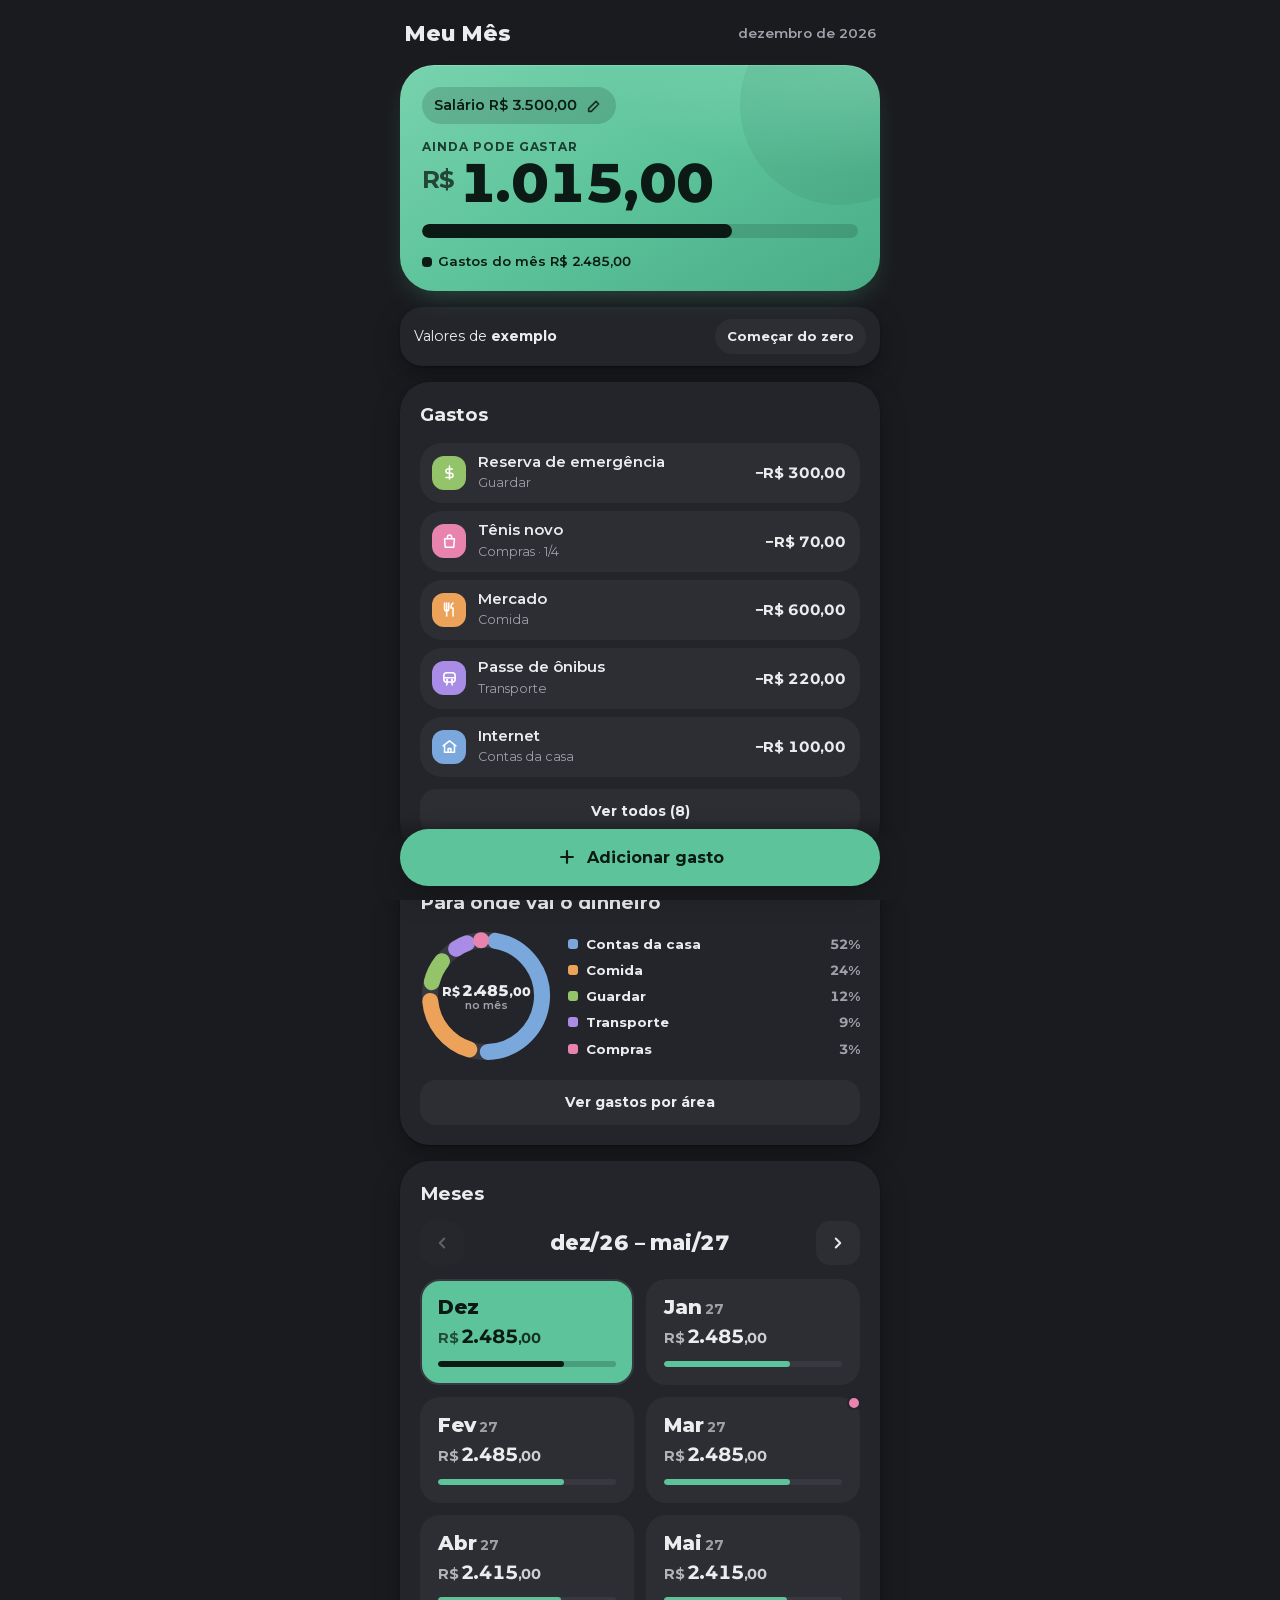
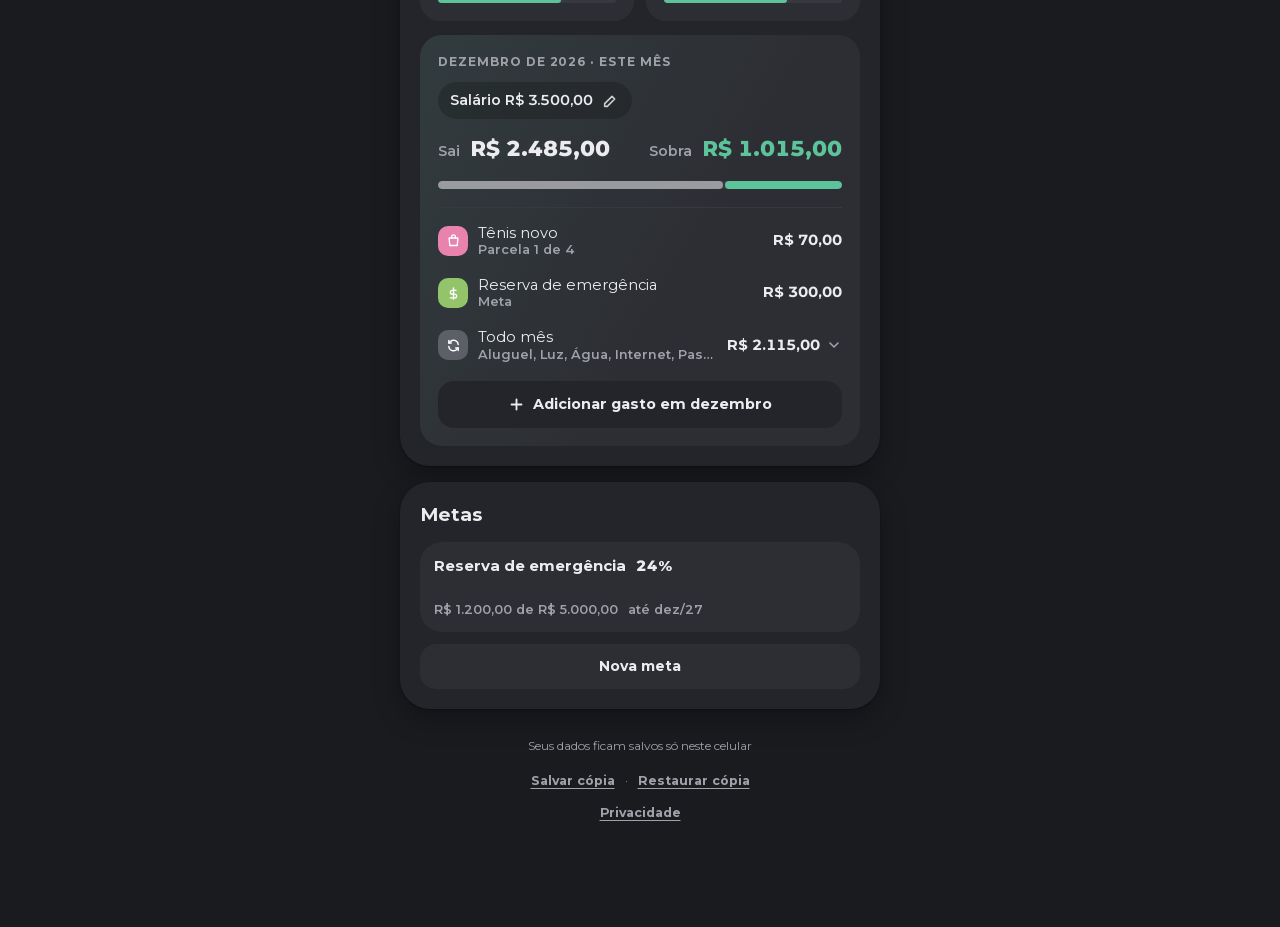
<file: index.html>
<!doctype html>
<html lang="pt-BR">
<head>
<meta charset="utf-8">
<!-- segurança: o app só carrega o que vem do próprio site e não consegue mandar nada pra outro lugar -->
<meta http-equiv="Content-Security-Policy" content="default-src 'self'; script-src 'self'; style-src 'self' 'unsafe-inline'; img-src 'self'; font-src 'self'; connect-src 'self'; manifest-src 'self'; worker-src 'self'; object-src 'none'; base-uri 'none'; form-action 'none'">
<meta name="viewport" content="width=device-width,initial-scale=1,viewport-fit=cover,interactive-widget=resizes-content">
<meta name="theme-color" content="#1a1b1f">
<meta name="color-scheme" content="dark">
<meta name="description" content="Seu salário, seus gastos, pra onde vai o dinheiro, os próximos meses e suas metas.">
<meta name="apple-mobile-web-app-capable" content="yes">
<meta name="mobile-web-app-capable" content="yes">
<meta name="apple-mobile-web-app-status-bar-style" content="black-translucent">
<meta name="apple-mobile-web-app-title" content="Meu Mês">
<link rel="manifest" href="manifest.webmanifest">
<link rel="icon" type="image/png" sizes="192x192" href="icon-192.png">
<link rel="apple-touch-icon" href="apple-touch-icon.png">
<style>:root{padding-top:env(safe-area-inset-top,0px);padding-bottom:env(safe-area-inset-bottom,0px)}body{margin:0;font:14px system-ui,sans-serif}img{max-width:100%}[hidden]{display:none!important}</style>
<title>Meu Mês</title>
<link rel="stylesheet" href="fonts/fontes.css">
<style>
/* Layout: uma coluna de cartões bem arredondados, saldo no topo, ação fixa embaixo do polegar */
:root{
  --bg:#1a1b1f; --surface:#24252a; --surface-2:#2d2e34; --ink:#ececef; --muted:#a0a2aa; --line:#383940;
  --accent:#f1f1f3; --accent-ink:#141518; --accent-soft:#2a2b30;
  --hero:#5cc39b; --hero-hi:#93e2c0; --hero-lo:#3a9a76; --hero-ink:#0b1a14; --hero-neg:#663600; --warn:#e9a24e; --warn-soft:#3a2a16; --bad:#f0a750; --bad-soft:#3a2a16;
  --c-contas:#7aa8dc; --c-comida:#eda25a; --c-transporte:#a98ce6; --c-pessoal:#cfa58a; --c-compras:#e783ad; --c-lazer:#5cc6c0; --c-reserva:#94c46a; --c-investir:#dcbd6a;
  --c-saude:#66d0a0; --c-educacao:#97a3f2; --c-dividas:#a3afc2; --c-projetos:#cf93e3; --c-assinaturas:#5ec4e4; --c-outros:#5d5f67;
  --shadow:0 1px 2px rgba(0,0,0,.3),0 10px 28px rgba(0,0,0,.28);
  --display:"Montserrat",system-ui,-apple-system,"Segoe UI",sans-serif;
  --body:"Montserrat",system-ui,-apple-system,"Segoe UI",sans-serif;
  --r-xl:30px; --r-lg:22px; --r-md:16px; --r-pill:999px;
  --s:cubic-bezier(.4,0,.2,1);
  color-scheme:dark;
}

*{box-sizing:border-box}
body{background:var(--bg);color:var(--ink);font-family:var(--body);font-size:15px;line-height:1.45;-webkit-tap-highlight-color:transparent;
  padding-left:max(16px,env(safe-area-inset-left,0px));padding-right:max(16px,env(safe-area-inset-right,0px))}
.wrap{max-width:480px;margin:0 auto;padding-block:18px calc(var(--dock,96px) + 16px);display:flex;flex-direction:column;gap:16px}
/* a página fica por baixo das janelas: o que muda numa janela não faz o celular percorrer a página inteira de novo */
.wrap{contain:layout style}
html{scroll-padding-bottom:calc(var(--dock,96px) + 8px)}
h1,h2,h3{font-family:var(--display);margin:0;text-wrap:balance}
.num{font-family:var(--display);font-variant-numeric:tabular-nums;letter-spacing:-.01em}
button{font:inherit;color:inherit;border:0;background:none;cursor:pointer}
button:focus-visible,input:focus-visible{outline:3px solid var(--accent);outline-offset:2px}

/* clique que afunda e volta */
.press{transition:transform .25s var(--s),background-color .2s,box-shadow .2s;touch-action:manipulation}
.press.down{transform:scale(.92);transition:transform .09s ease-out}
.press.down.soft{transform:scale(.97)}

.top{display:flex;align-items:center;justify-content:space-between;gap:12px;padding-inline:4px}
.top h1{font-size:1.35rem;font-weight:800}
.top .mes{color:var(--muted);font-size:.85rem;font-weight:600}

.card{background:var(--surface);border-radius:var(--r-xl);box-shadow:var(--shadow);padding:20px}

/* saldo */
.hero{background:radial-gradient(100% 80% at 100% 0%,color-mix(in srgb,var(--hero-hi) 45%,transparent) 0%,transparent 60%),linear-gradient(150deg,color-mix(in srgb,var(--hero-hi) 50%,var(--hero)) 0%,var(--hero) 50%,color-mix(in srgb,var(--hero-lo) 55%,var(--hero)) 100%);box-shadow:inset 0 1px 0 rgba(255,255,255,.16),0 12px 28px -10px color-mix(in srgb,var(--hero) 32%,transparent);color:var(--hero-ink);border-radius:34px;padding:22px 22px 20px;display:flex;flex-direction:column;gap:14px;position:relative;overflow:hidden}
.hero::after{content:"";position:absolute;right:-60px;top:-60px;width:200px;height:200px;border-radius:50%;background:currentColor;opacity:.06;pointer-events:none}
.sal-btn{display:flex;align-items:center;gap:10px;align-self:flex-start;background:rgba(0,0,0,.14);border-radius:var(--r-pill);padding:8px 14px 8px 12px;font-weight:600;font-size:.9rem;color:inherit}
.sal-btn svg{width:16px;height:16px;opacity:.85}
.lbl{font-size:.75rem;font-weight:700;letter-spacing:.08em;text-transform:uppercase;opacity:.8}
.big{font-size:clamp(2.6rem,12vw,3.4rem);font-weight:800;line-height:1}
.big small{font-size:.45em;font-weight:700;opacity:.75;margin-right:4px;vertical-align:.55em}
.bar{display:flex;height:14px;border-radius:var(--r-pill);overflow:hidden;background:color-mix(in srgb,currentColor 16%,transparent);gap:2px}
.bar span{display:block;height:100%;transition:width .5s var(--s);border-radius:var(--r-pill)}
.bar .b-fix,.legend .i-fix{background:currentColor}
.legend{display:flex;flex-wrap:wrap;gap:6px 16px;font-size:.82rem;font-weight:600}
.legend i{display:inline-block;width:10px;height:10px;border-radius:4px;margin-right:6px;vertical-align:-1px}
.hero.neg .big{color:var(--hero-neg)}

.example{display:flex;gap:10px;align-items:center;background:var(--surface);box-shadow:var(--shadow);color:var(--ink);border-radius:var(--r-lg);padding:12px 14px;font-size:.88rem}
.example button{margin-left:auto;flex:none;background:var(--surface-2);border-radius:var(--r-pill);padding:8px 12px;font-weight:700;font-size:.82rem}

/* seções */
.sec-head{display:flex;align-items:center;gap:12px;width:100%;text-align:left}
.sec-head h2{font-size:1.15rem;font-weight:700}
.sec-head p{margin:2px 0 0;color:var(--muted);font-size:.85rem}
.sec-head .grow{flex:1;min-width:0}
.chev{width:38px;height:38px;border-radius:14px;background:var(--surface-2);display:grid;place-items:center;flex:none}
.chev svg{transition:transform .3s var(--s)}
.open .chev svg{transform:rotate(180deg)}
/* o que abre e fecha (gastos de uma área, campos do parcelado): muda de uma vez e o app faz as partes deslizarem (flip() no
   app.js), sem animar a altura, que fazia o celular recalcular a página a cada quadro. .fica: fechando, ainda à vista até o fim */
.collapse{display:grid;grid-template-rows:0fr;position:relative}
.open>.collapse,.collapse.open,.collapse.fica{grid-template-rows:1fr}
.collapse>div{overflow:hidden;min-height:0;visibility:hidden}
.open>.collapse>div,.collapse.open>div,.collapse.fica>div{visibility:visible}
/* cobre, com a cor da janela, a parte de um cartão (ou de uma dobra) que ainda não devia aparecer enquanto as coisas deslizam */
.tampa{position:absolute;left:0;right:0;bottom:0;background:var(--surface);transform-origin:50% 100%;pointer-events:none}

@keyframes rise{to{opacity:1;transform:none}}
.row .dot.investir{background:linear-gradient(140deg,#e2c46f,#8c6a1c)!important;box-shadow:inset 0 1px 0 rgba(255,255,255,.35)}

/* listas */
.list{display:flex;flex-direction:column;gap:8px;margin-top:14px}
.row{display:flex;align-items:center;gap:12px;padding:10px 14px 10px 12px;border-radius:var(--r-lg);background:var(--surface-2);animation:rise .32s var(--s) both}
.row.leaving{animation:leave .25s var(--s) forwards}
@keyframes leave{to{opacity:0;transform:scale(.9);height:0;padding-block:0;margin-block:-4px}}
.row .dot{width:34px;height:34px;border-radius:12px;display:grid;place-items:center;color:#fff;flex:none}
.row .dot svg{width:17px;height:17px}
.row .tx{flex:1;min-width:0}
.row .tx b{display:-webkit-box;-webkit-box-orient:vertical;-webkit-line-clamp:2;font-weight:600;overflow:hidden;line-height:1.25;overflow-wrap:anywhere}
.row .tx span{font-size:.78rem;color:var(--muted)}
.row .val{font-weight:700}
.x{width:34px;height:34px;border-radius:12px;display:grid;place-items:center;color:var(--muted);flex:none}
.x:hover{background:var(--line)}
.empty{color:var(--muted);font-size:.88rem;padding:14px;border:2px dashed var(--line);border-radius:var(--r-lg);text-align:center}
.mini-actions{display:flex;gap:8px;margin-top:12px;flex-wrap:wrap}
.chip-btn{background:var(--surface-2);border-radius:var(--r-pill);padding:10px 14px;font-weight:600;font-size:.86rem;display:inline-flex;gap:6px;align-items:center}
.chip-btn svg{width:16px;height:16px}
.chip-btn.primary{background:var(--accent-soft);color:var(--ink)}

/* barra inferior */
.dock{position:fixed;left:0;right:0;bottom:0;padding:10px max(16px,env(safe-area-inset-right,0px)) calc(14px + env(safe-area-inset-bottom,0px)) max(16px,env(safe-area-inset-left,0px));
  background:linear-gradient(to top,var(--bg) 72%,transparent);z-index:5}
.dock .in{max-width:480px;margin:0 auto;display:flex;gap:10px}
.fab{flex:1;background:var(--hero);color:var(--hero-ink);border-radius:var(--r-pill);padding:17px 20px;font-weight:700;font-size:1rem;display:flex;align-items:center;justify-content:center;gap:10px;box-shadow:0 10px 30px rgba(0,0,0,.22)}
.fab svg{width:20px;height:20px}
.fab.ghost{flex:none;width:58px;padding:0;background:var(--surface);color:var(--ink);box-shadow:var(--shadow)}

/* bottom sheet */
.scrim{position:fixed;inset:0;background:rgba(0,0,0,.45);opacity:0;pointer-events:none;transition:opacity .3s var(--s);z-index:20}
.scrim.on{opacity:1;pointer-events:auto}
/* com o teclado do celular aberto, a janela fica em cima dele. O app põe a borda de baixo dela (contada do alto da tela, que não
   muda quando o Android encolhe a página) e o tamanho uma vez, ao abrir; depois ela só desliza (translate) no ritmo do teclado
   (--tec), o que o celular faz sem recalcular a tela. --sobra é o quanto ela fica acima do fim da tela, pra fechada sair
   inteira por baixo; --tt zera o deslize quando a página só rolou por baixo do teclado. As duas valem só pra própria janela */
@property --sobra{syntax:'<length>';inherits:false;initial-value:0px}
@property --tt{syntax:'<time>';inherits:false;initial-value:.36s}
:root{--tec:cubic-bezier(.25,.9,.3,1)}
.sheet{position:fixed;left:0;right:0;bottom:0;z-index:21;transform:translateY(calc(105% + var(--sobra,0px)));visibility:hidden;transition:transform .42s var(--s),visibility 0s .42s;
  padding-left:env(safe-area-inset-left,0px);padding-right:env(safe-area-inset-right,0px)}
.sheet.on{transform:none;visibility:visible;will-change:transform;transition:transform .42s var(--s),translate var(--tt,.36s) var(--tec)}
/* raro: o lugar guardado pro teclado mudou com a janela aberta (o teclado era maior, ou não apareceu): aí ela muda de tamanho devagar */
.sheet.on.ajusta{transition:transform .42s var(--s),translate var(--tt,.36s) var(--tec),bottom .36s var(--tec)}
/* o fundo da janela continua por baixo dela, atrás do teclado: enquanto o teclado sobe ou desce, nunca aparece um vão entre os dois */
.sheet::after{content:"";position:absolute;top:calc(100% - 1px);left:env(safe-area-inset-left,0px);right:env(safe-area-inset-right,0px);max-width:520px;margin:0 auto;height:100vh;background:var(--surface);pointer-events:none}
.sheet .in{max-width:520px;margin:0 auto;background:var(--surface);border-radius:32px 32px 0 0;padding:10px 20px calc(22px + env(safe-area-inset-bottom,0px));display:flex;flex-direction:column;gap:16px;max-height:88vh;overflow:auto}
.grab{width:44px;height:5px;border-radius:9px;background:var(--line);margin:4px auto 0}
.sheet h3{font-size:1.3rem}
.seg{display:flex;background:var(--surface-2);border-radius:var(--r-pill);padding:4px;position:relative}
.seg button{flex:1;padding:11px 8px;border-radius:var(--r-pill);font-weight:700;font-size:.88rem;position:relative;z-index:1;color:var(--muted);transition:color .2s var(--s)}
.seg button[aria-pressed="true"]{color:var(--ink)}
.seg .pill{position:absolute;top:4px;bottom:4px;left:4px;width:calc(50% - 4px);background:var(--surface);border-radius:var(--r-pill);box-shadow:var(--shadow);transition:transform .3s var(--s)}
.seg.right .pill{transform:translateX(100%)}
.seg.three .pill{width:calc((100% - 8px)/3)}
.seg.three button{padding-inline:4px;font-size:.84rem}
.field{display:flex;flex-direction:column;gap:6px}
.field label{font-size:.8rem;font-weight:700;color:var(--muted)}
.field input{font:inherit;color:var(--ink);background:var(--surface-2);border:2px solid transparent;border-radius:var(--r-md);padding:14px 16px;font-size:1rem;width:100%;transition:border-color .2s}
.field input:focus{border-color:var(--accent);outline:none}
.money{position:relative}
.money span{position:absolute;left:16px;top:50%;transform:translateY(-50%);font-weight:700;color:var(--muted);font-family:var(--display);font-size:1.3rem}
.money input{padding-left:52px;font-family:var(--display);font-size:1.6rem;font-weight:700}
.chips{display:flex;flex-wrap:wrap;gap:8px}
.chips button{display:inline-flex;align-items:center;gap:7px;padding:9px 13px 9px 9px;border-radius:var(--r-pill);background:var(--surface-2);font-weight:600;font-size:.86rem;border:2px solid transparent}
.chips button i{width:22px;height:22px;border-radius:8px;display:grid;place-items:center;color:#fff}
.chips button i svg{width:13px;height:13px}
/* a área escolhida fica na cor dela; o foco do teclado é tracejado, pra não parecer escolhida */
.chips button[aria-pressed="true"]{border-color:var(--cc,var(--ink));background:color-mix(in srgb,var(--cc,var(--ink)) 24%,var(--surface-2));font-weight:700}
.chips button:focus-visible{outline:2px dashed var(--muted);outline-offset:3px}
.chips button.realce{animation:realce .45s var(--s)}
@keyframes realce{40%{transform:scale(1.08)}}
#gAreaLbl.pick{color:var(--warn)}
.go{background:var(--hero);color:var(--hero-ink);border-radius:var(--r-pill);padding:17px;font-weight:700;font-size:1rem}
.go:disabled{opacity:.45}

.toast{position:fixed;left:50%;bottom:calc(96px + env(safe-area-inset-bottom,0px));transform:translate(-50%,20px);opacity:0;background:var(--ink);color:var(--bg);padding:11px 18px;border-radius:var(--r-pill);font-weight:600;font-size:.88rem;transition:transform .3s var(--s),opacity .3s var(--s);z-index:30;pointer-events:none;white-space:nowrap}
.toast.on{opacity:1;transform:translate(-50%,0)}
.save{font-size:.75rem;color:var(--muted);text-align:center}
.save.erro{color:var(--bad);font-weight:700}


/* planejar */
[hidden]{display:none!important}
.plan-body{display:flex;flex-direction:column;gap:14px;margin-top:14px}
.row2{display:grid;grid-template-columns:1fr 1fr;gap:10px}
.row2>*{min-width:0}
.field select{font:inherit;color:var(--ink);background:var(--surface-2);border:2px solid transparent;border-radius:var(--r-md);padding:14px 16px;font-size:1rem;width:100%;-webkit-appearance:none;appearance:none}
.field select:focus{border-color:var(--accent);outline:none}
.field input[type="month"]{min-height:54px}
.field .opt{font-weight:500;opacity:.75}
.pctf{position:relative}
.pctf input{padding-right:64px}
.pctf span{position:absolute;right:14px;top:50%;transform:translateY(-50%);font-size:.8rem;font-weight:700;color:var(--muted);pointer-events:none}
.stepper{display:flex;align-items:center;gap:6px;background:var(--surface-2);border-radius:var(--r-md);padding:5px}
.stepper button{width:44px;height:44px;border-radius:13px;background:var(--surface);display:grid;place-items:center;flex:none;box-shadow:var(--shadow)}
.stepper button svg{width:18px;height:18px}
.stepper output{flex:1;text-align:center;font-family:var(--display);font-weight:800;font-size:1.35rem;font-variant-numeric:tabular-nums}
.res{border-radius:var(--r-lg);padding:16px;background:linear-gradient(120deg,color-mix(in srgb,var(--hero) 9%,var(--surface-2)),var(--surface-2) 60%);display:flex;flex-direction:column;gap:6px;min-width:0}
.res .lbl{color:var(--muted);opacity:1}
.big2{font-family:var(--display);font-size:clamp(1.8rem,8.5vw,2.3rem);font-weight:800;line-height:1.05}
.res p{margin:0;color:var(--muted);font-size:.86rem}
.res p b{color:var(--ink)}
/* meta: o mês no meio e, embaixo, um andar pra cada coisa, separados por uma linha; o último é quanto sobra */
#tRes>.lbl,#tRes>.big2{text-align:center}
.andares{margin-top:8px}
.andares>div{display:flex;justify-content:space-between;align-items:baseline;gap:12px;padding:11px 2px;border-top:1px solid var(--line)}
.andares span{font-size:.9rem;font-weight:600;color:var(--muted)}
.andares b{font-size:1.15rem;font-weight:800;white-space:nowrap}
.andares .fim b{color:var(--hero)}
.andares .neg b{color:var(--bad)}
.chart{display:flex;align-items:flex-end;gap:3px;height:96px;margin-top:8px}
.chart span{flex:1;min-width:2px;border-radius:6px 6px 3px 3px;transition:height .45s var(--s)}
.chart-x{display:flex;justify-content:space-between;font-size:.72rem;color:var(--muted);font-weight:600}
.leg2{display:flex;gap:14px;font-size:.78rem;color:var(--muted);font-weight:600;flex-wrap:wrap}
.leg2 i{display:inline-block;width:10px;height:10px;border-radius:4px;margin-right:6px;vertical-align:-1px}

.row.off{opacity:.55}
.mes-btn{display:flex;align-items:center;gap:10px;width:100%;background:var(--surface-2);border-radius:var(--r-md);padding:15px 16px;font-weight:600;font-size:1rem;text-align:left;border:2px solid transparent}
/* o mês quebra linha em tela estreita em vez de sumir cortado */
.mes-btn span{flex:1;min-width:0;overflow-wrap:break-word}
.mes-btn span::first-letter{text-transform:uppercase}
.mes-btn svg{width:19px;height:19px;color:var(--muted);flex:none}
.ano-nav{display:flex;align-items:center;justify-content:space-between;gap:10px}
.ano-nav b{font-family:var(--display);font-size:clamp(1.05rem,5vw,1.3rem);font-weight:800;white-space:nowrap}
.nav{width:44px;height:44px;border-radius:14px;background:var(--surface-2);display:grid;place-items:center;flex:none}
.nav svg{width:18px;height:18px}
.nav:disabled{opacity:.3}
/* tela bem estreita: botões e texto menores pra o período caber entre as setas */
@media (max-width:320px){.ano-nav{gap:6px}.ano-nav .nav{width:36px;height:36px;border-radius:12px}.ano-nav b{font-size:.92rem}}
.meses{display:grid;grid-template-columns:repeat(3,1fr);gap:8px}
.meses button{border-radius:var(--r-md);background:var(--surface-2);padding:15px 0;font-weight:700;font-size:.95rem;text-transform:capitalize;border:2px solid transparent}
.meses button.hoje{border-color:var(--line)}
.meses button.sel{background:var(--hero);color:var(--hero-ink)}
.meses button:disabled{opacity:.3}
.res .big2.neg{color:var(--bad)}
/* detalhe do mês: numa linha, quanto sai e quanto sobra; a barra embaixo mostra a proporção.
   Os dois ficam sempre lado a lado: quando não cabem, o app diminui um pouco a letra (só numa tela estreita demais um desce) */
#cDet{gap:12px;padding:18px}
.dres{display:flex;justify-content:space-between;align-items:baseline;gap:1.1em;font-size:.9rem;font-weight:600;color:var(--muted)}
.dres>span{white-space:nowrap}
.dres.quebra{flex-wrap:wrap;row-gap:4px}
.dres b{margin-left:.3em;font-family:var(--display);font-size:1.5em;font-weight:800;color:var(--ink);font-variant-numeric:tabular-nums}
.dres .sb b{color:var(--hero)}
.dres.neg .sb b{color:var(--bad)}
.split-bar{display:flex;gap:2px;height:8px;border-radius:var(--r-pill);overflow:hidden;background:var(--line);margin:4px 0 2px}
.split-bar span{display:block;height:100%;border-radius:var(--r-pill);transition:width .45s var(--s)}
.d-gasto{background:color-mix(in srgb,var(--ink) 55%,transparent)}
.d-sobra{background:var(--hero)}
.d-falta{background:var(--bad)}
/* os gastos do mês: um embaixo do outro, com folga, separados do resumo por uma linha. Cada um é um botão que abre o gasto */
.mini{display:flex;flex-direction:column;gap:18px;margin-top:4px;padding-top:16px;border-top:1px solid var(--line)}
.mini .ln{display:flex;align-items:center;gap:10px;font-size:.92rem;min-width:0;width:calc(100% + 16px);margin:-6px -8px;padding:6px 8px;border-radius:14px;text-align:left}
@media (hover:hover){.mini .ln:hover{background:color-mix(in srgb,var(--ink) 6%,transparent)}}
.mini .ln.off{opacity:.5}
.mini .ln .chv{width:16px;height:16px;margin-left:-4px}
/* os de todo mês, abertos um por um embaixo da linha deles */
.todo-l{display:flex;flex-direction:column;gap:18px;margin:-4px 0 0 15px;padding:4px 0 0 15px;border-left:2px solid var(--line)}
/* gasto novo naquele mês */
.add-mes{display:flex;align-items:center;justify-content:center;gap:8px;width:100%;margin-top:6px;padding:13px;border-radius:var(--r-md);background:var(--surface);font-weight:700;font-size:.9rem;color:var(--ink)}
.add-mes svg{width:17px;height:17px;flex:none}
@media (max-width:340px){.add-mes svg{display:none}}
.mini i{width:30px;height:30px;border-radius:10px;display:grid;place-items:center;color:#fff;flex:none}
.mini i svg{width:15px;height:15px}
.mini .t{flex:1;min-width:0;display:flex;flex-direction:column;line-height:1.25;overflow-wrap:anywhere}
.mini .t>span:first-child{display:-webkit-box;-webkit-box-orient:vertical;-webkit-line-clamp:2;overflow:hidden}
.mini [data-todo] .t>span:first-child{white-space:nowrap}
.mini .t small{font-size:.8rem;color:var(--muted);font-weight:600}
/* nada some cortado: o nome quebra linha; só a lista do "Todo mês" termina em reticências */
.mini .t small.lista{white-space:nowrap;overflow:hidden;text-overflow:ellipsis}
@media (max-width:340px){.mini i{display:none}}
.mini b{font-variant-numeric:tabular-nums;white-space:nowrap}
.sub-h{font-size:1.05rem;font-weight:700;margin-top:6px}
.money.sm input{font-size:1.2rem;padding-left:46px}
.money.sm span{font-size:1rem}

.sheet-top{display:flex;align-items:center;gap:12px;min-width:0}
.sheet-top h3{flex:1;min-width:0}
.back{display:inline-flex;align-items:center;gap:4px;background:var(--surface-2);border-radius:var(--r-pill);padding:9px 14px 9px 9px;font-weight:700;font-size:.88rem;flex:none}
.back svg{width:18px;height:18px}
.sheet .in{box-shadow:0 -12px 40px rgba(0,0,0,.12);transform-origin:50% 0;transition:transform .42s var(--s),filter .42s var(--s)}
.sheet.ajusta .in{transition:transform .42s var(--s),filter .42s var(--s),max-height .36s var(--tec),padding-bottom .36s var(--tec)}
/* janela que ficou atrás de outra: recua e apaga um pouco */
.sheet.atras{pointer-events:none}
.sheet.atras .in{transform:scale(.94) translateY(-10px);filter:brightness(.55)}
/* janelas do gasto: o Voltar e o botão principal ficam sempre à vista; só o meio rola */
.sheet .in.fixo{overflow:hidden;overflow:clip}
.fixo .corpo{flex:1 1 auto;min-height:0;overflow:auto;display:flex;flex-direction:column;gap:16px;margin:-4px -20px;padding:4px 20px}
.fixo .pe{flex:none;display:flex;flex-direction:column;gap:12px;position:relative}
/* o pé é da cor da janela (e continua assim até embaixo): o que desliza no meio passa por baixo dele, nunca por cima */
.fixo .pe{background:var(--surface);box-shadow:0 40px 0 40px var(--surface)}
/* o esmaecido fica por cima, no pé (uma máscara no meio deixava a rolagem pesada no celular) */
.fixo .pe::before{content:"";position:absolute;left:-20px;right:-20px;bottom:100%;height:40px;background:linear-gradient(to bottom,transparent,var(--surface));pointer-events:none;opacity:0;transition:opacity .2s}
.fixo .corpo.mais+.pe::before{opacity:1}
#gVMLbl{font-size:.88rem}
#gVMLbl b{color:var(--ink);font-family:var(--display);font-weight:800}
.parc-opts{display:flex;flex-direction:column;gap:14px}
.parc-res{display:flex;flex-direction:column;gap:10px;border-radius:var(--r-md);padding:16px 18px;background:linear-gradient(120deg,color-mix(in srgb,var(--hero) 9%,var(--surface-2)),var(--surface-2) 60%);font-size:.98rem;color:var(--muted)}
.parc-res[hidden]{display:none}
.parc-res>b{color:var(--ink);font-family:var(--display);font-size:1.4rem;line-height:1.15}
.parc-res .pr-l{display:flex;flex-wrap:wrap;justify-content:space-between;align-items:center;gap:6px 16px}
.parc-res .pr-l b{color:var(--ink);font-weight:700}
.parc-res .pr-m{display:inline-flex;align-items:center;gap:6px;font-weight:700;color:var(--ink);white-space:nowrap}
.parc-res .pr-m svg{width:17px;height:17px;color:var(--muted)}
.parc-res small{font-size:.86rem}
.so-leitor{position:absolute;width:1px;height:1px;overflow:hidden;clip-path:inset(50%);white-space:nowrap}
/* como você paga: mais espaço entre as partes e letra maior, pra ler sem esforço */
#sheetPag .corpo{gap:30px}
#sheetPag .parc-opts{gap:0}
#sheetPag .dobra>div{display:flex;flex-direction:column;gap:30px}
.quieto .pill{transition:none!important}
#gParcA>div>:last-child{margin-bottom:30px}
#gParcB>div{gap:0}
#gParcB>div>:first-child,#gJurosD>div>:first-child{margin-top:30px}
#sheetPag .field{gap:10px}
#sheetPag .field label{font-size:.92rem}
/* o valor em destaque, pra ver bem o número, com mais folga até os botões */
#sheetPag #gVMF{gap:14px}
#sheetPag #gVMLbl{font-size:1.12rem}
#sheetPag #gVMLbl b{font-family:var(--display);font-size:1.15em;color:var(--ink)}
#sheetPag .seg button{padding-block:14px}
#sheetPag .seg:not(.three) button{font-size:.95rem}
.sec-head{padding:0}
.ver-todos{display:block;width:100%;margin-top:12px;padding:12px;border-radius:var(--r-md);background:var(--surface-2);font-weight:700;font-size:.88rem;color:var(--ink)}

/* para onde vai o dinheiro */
.onde{display:grid;grid-template-columns:132px 1fr;gap:16px;align-items:center;margin-top:14px}
.donut{position:relative;width:132px;height:132px}
.donut svg{width:100%;height:100%}
.donut circle{fill:none;stroke-width:16}
.donut .fatia{stroke-linecap:round}
.donut .ponto{stroke:none}
.donut .c{position:absolute;inset:0;display:flex;flex-direction:column;align-items:center;justify-content:center;text-align:center;line-height:1.1}
.donut .c b{font-family:var(--display);font-weight:800;font-size:1rem;font-variant-numeric:tabular-nums;white-space:nowrap;max-width:88px}
.donut .c b small{font-size:.8em}
.donut .c b small:first-child{margin-right:2px}
.donut .c span{font-size:.7rem;color:var(--muted);font-weight:600}
.leg-onde{display:flex;flex-direction:column;gap:10px;min-width:0;margin:0;padding:0;list-style:none}
.leg-onde li{display:flex;align-items:flex-start;gap:8px;min-width:0;line-height:1.2}
.leg-onde i{width:10px;height:10px;border-radius:3px;flex:none;margin-top:3px}
.leg-onde b{flex:1;min-width:0;font-size:.84rem;font-weight:700;display:-webkit-box;-webkit-box-orient:vertical;-webkit-line-clamp:2;overflow:hidden;overflow-wrap:anywhere}
.leg-onde small{font-size:.84rem;color:var(--muted);font-weight:700;font-variant-numeric:tabular-nums;white-space:nowrap}
.onde .empty{grid-column:1/-1}
/* tela estreita: a rosca diminui pra legenda caber inteira e, mais estreita ainda, a legenda vai pra baixo */
@media (max-width:380px){.onde{grid-template-columns:116px 1fr;gap:14px}.donut{width:116px;height:116px}.donut .c b{font-size:.9rem;max-width:76px}}
@media (max-width:340px){.onde{grid-template-columns:1fr;justify-items:center}.leg-onde{width:100%}}
/* embaixo da rosca, o botão que abre os gastos de cada área */
#areasBtn{margin-top:18px}
/* gastos por área: uma linha por área com a barra na cor dela; tocando, abrem embaixo os gastos que entram nela */
.a-sub{display:flex;align-items:baseline;justify-content:space-between;gap:12px;margin:-4px 0 2px;color:var(--muted);font-size:.9rem;font-weight:600}
.a-sub b{color:var(--ink);font-family:var(--display);font-size:1.3rem;font-weight:800;white-space:nowrap}
.areas{display:flex;flex-direction:column;gap:10px}
.area{position:relative;background:var(--surface-2);border-radius:var(--r-lg);padding:12px 14px 12px 12px}
.area-h{display:flex;align-items:center;gap:12px;width:100%;text-align:left}
.area-h i{width:34px;height:34px;border-radius:12px;display:grid;place-items:center;color:#fff;flex:none}
.area-h i svg{width:17px;height:17px}
.area-h .t{flex:1;min-width:0;display:flex;flex-direction:column;line-height:1.3}
.area-h .t b{font-weight:700;display:-webkit-box;-webkit-box-orient:vertical;-webkit-line-clamp:2;overflow:hidden;overflow-wrap:anywhere}
.area-h .t small{font-size:.76rem;color:var(--muted);font-weight:500}
.area-h>.num{font-weight:800;white-space:nowrap}
.chv{width:18px;height:18px;color:var(--muted);flex:none;transition:transform .3s var(--s)}
.area.open .chv,[aria-expanded="true"]>.chv{transform:rotate(180deg)}
.abar{display:block;height:4px;border-radius:var(--r-pill);background:var(--line);overflow:hidden;margin:9px 0 0 46px}
.abar span{display:block;height:100%;border-radius:inherit;transition:width .45s var(--s)}
.aitens{list-style:none;margin:0;padding:14px 0 2px 46px;display:flex;flex-direction:column;gap:12px}
.aitens li{display:flex;justify-content:space-between;align-items:baseline;gap:12px;font-size:.9rem;min-width:0}
.aitens li>b{flex:none}
.aitens .t{display:flex;flex-direction:column;min-width:0;line-height:1.25;overflow-wrap:anywhere}
.aitens .t>span{display:-webkit-box;-webkit-box-orient:vertical;-webkit-line-clamp:2;overflow:hidden}
.aitens small{font-size:.78rem;color:var(--muted);font-weight:600}
.aitens b{white-space:nowrap;font-weight:700}

/* próximos meses: um cartão por mês com quanto sai; um pontinho no canto marca o mês em que acaba parcela ou bate meta */
.cmeses{display:grid;grid-template-columns:repeat(2,1fr);gap:12px}
.cmeses button{position:relative;display:flex;flex-direction:column;align-items:flex-start;gap:5px;min-width:0;padding:15px 16px 16px;border-radius:20px;background:var(--surface-2);border:2px solid transparent;text-align:left}
.cmeses button.hoje{border-color:var(--line)}
.cmeses .cm{font-family:var(--display);font-size:1.25rem;font-weight:800;line-height:1.1;text-transform:capitalize}
.cmeses .cm small{font-size:.7em;font-weight:700;opacity:.6;margin-left:3px}
.cmeses .cv{font-size:clamp(1rem,4.6vw,1.2rem);font-weight:700;white-space:nowrap;max-width:100%}
.cmeses .cv small{font-size:.75em;opacity:.7;margin-right:2px}
.cmeses .cv small.cc{opacity:.85;margin:0}
.cmeses .cv.over{color:var(--bad)}
.cmeses .cmt{display:block;align-self:stretch;height:6px;border-radius:9px;background:var(--line);overflow:hidden;margin-top:5px}
.cmeses .cmt span{display:block;height:100%;border-radius:inherit;background:var(--hero);transition:width .45s var(--s)}
.cmeses .cmt span.over{background:var(--bad)}
.cmeses .cdots{position:absolute;top:-3px;right:-3px;display:flex;gap:2px}
.cmeses .cdots i{width:14px;height:14px;border-radius:50%;background:var(--c-compras);border:2px solid var(--surface)}
.cmeses .cdots i.cmeta{background:var(--c-investir)}
.cmeses button.sel{background:var(--hero);color:var(--hero-ink)}
.cmeses button.sel .cv.over{color:var(--hero-neg)}
.cmeses button.sel .cmt{background:color-mix(in srgb,currentColor 22%,transparent)}
.cmeses button.sel .cmt span{background:currentColor}
.cmeses button.sel .cmt span.over{background:var(--hero-neg)}

/* janela de gasto */
/* o de todo mês aberto em Meses: o que muda é só aquele mês */
.dica{margin:0;color:var(--muted);font-size:.9rem;text-align:center;line-height:1.4}
/* o quanto sobra: maior e com folga do botão */
.depois{margin:4px 0 14px;font-size:1.05rem;color:var(--muted);text-align:center;min-height:1.3em}
.depois:empty{display:none}
.depois b{color:var(--ink);font-size:1.1em}
.depois.neg,.depois.neg b{color:var(--bad)}
.apagar{padding:12px;border-radius:var(--r-pill);font-weight:700;font-size:.92rem;color:var(--bad);margin-top:-6px}
@media (prefers-reduced-motion:reduce){*,*::before,*::after{animation-duration:.01ms!important;transition-duration:.01ms!important}}

.row{cursor:pointer}
.row .val{white-space:nowrap;flex:none}
.chip-btn:disabled{opacity:.45;cursor:default}
.toast{white-space:normal;width:max-content;max-width:calc(100vw - 32px);text-align:center}
.toast.on.acao{pointer-events:auto}
.toast.acao{display:flex;align-items:center;gap:12px;padding:8px 8px 8px 18px}
.toast button{background:color-mix(in srgb,currentColor 16%,transparent);border-radius:var(--r-pill);padding:7px 13px;font-weight:800;color:inherit}
.stepper button{-webkit-user-select:none;user-select:none;-webkit-touch-callout:none}
.hero .add-sal{align-self:flex-start;background:var(--hero-ink);color:var(--hero);border-radius:var(--r-pill);padding:10px 16px;font-weight:700;font-size:.9rem}

.install{display:flex;gap:10px;align-items:center;background:var(--surface);box-shadow:var(--shadow);border-radius:var(--r-lg);padding:12px 14px;font-size:.88rem}
.install.passos{align-items:flex-start}
.install .it{flex:1;min-width:0;line-height:1.4}
.install b{font-weight:700}
.install ol{margin:6px 0 0;padding-left:1.25em;display:grid;gap:5px}
.install .ic{display:inline-grid;place-items:center;width:22px;height:22px;border-radius:7px;background:var(--surface-2);vertical-align:-6px;margin-inline:1px}
.install .ic svg{width:14px;height:14px}
.install .go{padding:10px 16px;font-size:.88rem;flex:none}
.install.passos .x{margin-top:-4px}
.copia #instLinkBox{display:contents}

/* lembrete de guardar, logo abaixo do saldo */
.lembrete{display:grid;grid-template-columns:auto 1fr auto;gap:8px 12px;align-items:center;background:var(--surface);box-shadow:var(--shadow);border-radius:var(--r-lg);padding:12px 6px 12px 12px}
.lembrete .li{width:36px;height:36px;border-radius:12px;display:grid;place-items:center;color:#fff;background:var(--c-reserva);grid-row:span 2;align-self:start}
.lembrete .li svg{width:18px;height:18px}
.lembrete p{margin:0;font-size:.88rem;font-weight:600;line-height:1.35}
.lembrete .x{align-self:start;margin-top:-4px}
.lembrete .sim{grid-column:2/4;justify-self:start;margin-right:6px;background:var(--hero);color:var(--hero-ink);border-radius:var(--r-pill);padding:9px 15px;font-weight:700;font-size:.86rem}
@media (max-width:340px){.lembrete .sim{font-size:.8rem;padding:9px 12px}}
/* o mês virou: o mesmo cartão do lembrete, com o nome do mês em cima da pergunta e dois botões */
.virada .li{background:var(--hero);color:var(--hero-ink)}
.virada p b{display:block;font-family:var(--display);font-size:1.02rem;font-weight:800}
.virada .acoes{grid-column:2;display:flex;flex-wrap:wrap;gap:8px}
.virada .mudar{background:var(--surface-2);border-radius:var(--r-pill);padding:9px 15px;font-weight:700;font-size:.86rem}
/* o salário com o lápis também no mês aberto em Meses */
.res .sal-btn{background:rgba(0,0,0,.2);margin-bottom:2px}

/* metas salvas */
.metas{display:flex;flex-direction:column;gap:8px;margin-top:14px}
.meta{display:flex;flex-direction:column;gap:8px;width:100%;text-align:left;padding:13px 14px;border-radius:var(--r-lg);background:var(--surface-2)}
.meta .mt,.meta .ms{display:flex;justify-content:space-between;align-items:baseline;gap:10px;min-width:0}
.meta .mt b{font-weight:700;display:-webkit-box;-webkit-box-orient:vertical;-webkit-line-clamp:2;overflow:hidden;overflow-wrap:anywhere;min-width:0}
.meta .mt .num{font-weight:800;flex:none}
.meta .mbar{display:block;height:8px;border-radius:var(--r-pill);background:var(--line);overflow:hidden}
.meta .mbar span{display:block;height:100%;border-radius:inherit;transition:width .45s var(--s)}
.meta .ms{font-size:.8rem;color:var(--muted);font-weight:600;flex-wrap:wrap;row-gap:2px}
.meta .ms span:last-child{flex:none}
.meta.feita .mt .num{color:var(--hero)}
.metas .empty{text-align:left}

/* cópia de segurança, discreta no rodapé */
.copia{display:flex;justify-content:center;align-items:center;gap:4px;margin-top:-18px;font-size:.78rem;color:var(--muted)}
.copia button{padding:8px 6px;font-weight:700;color:var(--muted);text-decoration:underline;text-underline-offset:3px}
/* no app instalado a cópia some. O Restaurar fica enquanto o app ainda não tem nada da pessoa (no iPhone ele não vê o que ficou no Safari),
   e os dois voltam se o celular não deixar salvar, que aí a cópia é o jeito de não perder nada */
.instalado .save:not(.erro)+.copia:not(.novo),.instalado .save:not(.erro)+.copia #bkSalvar,.instalado .save:not(.erro)+.copia #bkSalvar+span{display:none}
/* link da privacidade: fica sempre, até no app instalado */
.priv{margin:-18px 0 0;text-align:center;font-size:.78rem}
.priv a,.priv button{display:inline-block;padding:8px 6px;font-weight:700;color:var(--muted);text-decoration:underline;text-underline-offset:3px}
.priv span{color:var(--muted)}
/* apagar o histórico: o texto diz o que some e o botão fica na cor de alerta */
.aviso-txt{margin:0;color:var(--muted);font-size:.95rem;line-height:1.5}
.go.perigo{background:var(--bad);color:var(--accent-ink)}
</style>

</head>
<body>
<div class="wrap">
  <header class="top">
    <h1>Meu Mês</h1>
    <span class="mes" id="mes"></span>
  </header>


  <div class="install" id="inst" hidden>
    <div class="it" id="instTx"></div>
    <button class="go press" type="button" id="instBtn" hidden>Instalar</button>
    <button class="x press" type="button" id="instX" aria-label="Fechar"><svg width="16" height="16" viewBox="0 0 24 24" fill="none" stroke="currentColor" stroke-width="2.6" stroke-linecap="round"><path d="M6 6l12 12M18 6 6 18"/></svg></button>
  </div>
  <section class="hero" id="hero">
    <button class="sal-btn press" id="salBtn" type="button" aria-label="Editar salário">
      <span>Salário <span class="num" id="salTxt"></span></span>
      <svg viewBox="0 0 24 24" fill="none" stroke="currentColor" stroke-width="2.4" stroke-linecap="round" stroke-linejoin="round"><path d="M4 20h4L19 9l-4-4L4 16v4z"/></svg>
    </button>
    <div>
      <div class="lbl" id="livreLbl">Ainda pode gastar</div>
      <div class="big num" id="livre"></div>
    </div>
    <button class="add-sal press" id="addSal" type="button" hidden>Colocar meu salário</button>
    <div class="bar" aria-hidden="true"><span class="b-fix" id="bFix"></span></div>
    <div class="legend"><span><i class="i-fix"></i>Gastos do mês <span class="num" id="lFix"></span></span></div>
  </section>

  <!-- o mês virou: pergunta se o salário continua o mesmo -->
  <div class="lembrete virada" id="virada" hidden>
    <span class="li"><svg viewBox="0 0 24 24" fill="none" stroke="currentColor" stroke-width="2.2" stroke-linecap="round" stroke-linejoin="round"><rect x="3.5" y="5" width="17" height="15.5" rx="4"/><path d="M3.5 10h17M8 3v4M16 3v4"/></svg></span>
    <p id="viradaTx"></p>
    <button class="x press" type="button" id="viradaX" aria-label="Fechar"><svg width="16" height="16" viewBox="0 0 24 24" fill="none" stroke="currentColor" stroke-width="2.6" stroke-linecap="round"><path d="M6 6l12 12M18 6 6 18"/></svg></button>
    <div class="acoes"><button class="sim press" type="button" id="viradaSim">Continua</button><button class="mudar press" type="button" id="viradaMudar">Mudar</button></div>
  </div>

  <!-- o ano virou e o histórico passou do ano passado: avisa antes de tirar os meses mais antigos -->
  <div class="lembrete virada" id="viradaAno" hidden>
    <span class="li"><svg viewBox="0 0 24 24" fill="none" stroke="currentColor" stroke-width="2.2" stroke-linecap="round" stroke-linejoin="round"><path d="M3.5 12a8.5 8.5 0 1 0 2.6-6.1L3.5 8.5"/><path d="M3.5 3.5v5h5"/><path d="M12 7.5V12l3 2"/></svg></span>
    <p id="anoTx"></p>
    <div class="acoes"><button class="sim press" type="button" id="anoOk">Entendi</button><button class="mudar press" type="button" id="anoCopia">Salvar cópia</button></div>
  </div>

  <div class="example" id="exBox" hidden>
    <span>Valores de <b>exemplo</b></span>
    <button class="press" id="exClear" type="button">Começar do zero</button>
  </div>

  <!-- aparece só enquanto o mês não tem nada pra guardar -->
  <div class="lembrete" id="lembrete" hidden>
    <span class="li"><svg viewBox="0 0 24 24" fill="none" stroke="currentColor" stroke-width="2.2" stroke-linecap="round" stroke-linejoin="round"><path d="M12 3v18M16 7H10a3 3 0 0 0 0 6h4a3 3 0 0 1 0 6H7"/></svg></span>
    <p>Guarde um pouco este mês</p>
    <button class="x press" type="button" id="lemX" aria-label="Agora não"><svg width="16" height="16" viewBox="0 0 24 24" fill="none" stroke="currentColor" stroke-width="2.6" stroke-linecap="round"><path d="M6 6l12 12M18 6 6 18"/></svg></button>
    <button class="sim press" type="button" id="lemSim"></button>
  </div>

  <section class="card">
    <div class="sec-head">
      <div class="grow">
        <h2>Gastos</h2>
      </div>
    </div>
    <div class="list" id="fixList"></div>
    <button class="ver-todos press soft" type="button" id="fixMais" hidden></button>
  </section>

  <!-- para onde vai o dinheiro: rosca por área + o botão que abre os gastos de cada área -->
  <section class="card">
    <div class="sec-head">
      <div class="grow">
        <h2>Para onde vai o dinheiro</h2>
      </div>
    </div>
    <div class="onde" id="onde"></div>
    <button class="ver-todos press soft" type="button" id="areasBtn" hidden>Ver gastos por área</button>
  </section>

  <section class="card">
    <div class="sec-head">
      <div class="grow">
        <h2>Meses</h2>
      </div>
    </div>
    <div class="plan-body">
      <div class="ano-nav">
        <button type="button" class="nav press" id="cPrev" aria-label="Meses anteriores"><svg viewBox="0 0 24 24" fill="none" stroke="currentColor" stroke-width="2.6" stroke-linecap="round" stroke-linejoin="round"><path d="m15 6-6 6 6 6"/></svg></button>
        <b class="num" id="cAno"></b>
        <button type="button" class="nav press" id="cNext" aria-label="Próximos meses"><svg viewBox="0 0 24 24" fill="none" stroke="currentColor" stroke-width="2.6" stroke-linecap="round" stroke-linejoin="round"><path d="m9 6 6 6-6 6"/></svg></button>
      </div>
      <div class="cmeses" id="cGrid"></div>
      <div class="res" id="cDet" aria-live="polite"></div>
    </div>
  </section>

  <section class="card" id="metaCard">
    <div class="sec-head">
      <div class="grow">
        <h2>Metas</h2>
      </div>
    </div>
    <div class="metas" id="metas"></div>
    <button class="ver-todos press soft" type="button" id="metaNova"></button>
  </section>

  <p class="save" id="saveTxt"></p>
  <div class="copia">
    <button type="button" class="press" id="bkSalvar">Salvar cópia</button><span aria-hidden="true">·</span><button type="button" class="press" id="bkAbrir">Restaurar cópia</button><span id="instLinkBox" hidden><span aria-hidden="true">·</span><button type="button" class="press" id="instLink">Instalar app</button></span>
    <input type="file" id="bkArq" accept=".json,application/json" hidden>
  </div>
  <p class="priv"><span id="histBox" hidden><button type="button" class="press" id="histApagar">Apagar histórico</button><span aria-hidden="true">·</span></span><a href="privacidade.html">Privacidade</a></p>
</div>

<nav class="dock"><div class="in">
  <button class="fab press" type="button" data-add="fixo"><svg viewBox="0 0 24 24" fill="none" stroke="currentColor" stroke-width="2.6" stroke-linecap="round"><path d="M12 5v14M5 12h14"/></svg>Adicionar gasto</button>
</div></nav>

<div class="scrim" id="scrim"></div>

<!-- gasto em duas janelas: primeiro o valor, o que é e a área; depois, por cima, como paga -->
<form id="gForm">
<div class="sheet" id="sheetGasto" role="dialog" aria-modal="true" aria-labelledby="gTitle">
  <div class="in fixo">
    <div class="grab"></div>
    <div class="sheet-top"><button type="button" class="back press" data-back aria-label="Voltar"><svg viewBox="0 0 24 24" fill="none" stroke="currentColor" stroke-width="2.6" stroke-linecap="round" stroke-linejoin="round"><path d="m15 6-6 6 6 6"/></svg><span>Voltar</span></button><h3 id="gTitle">Novo gasto</h3></div>
    <div class="corpo">
      <div class="field">
        <label for="gValor">Valor</label>
        <div class="money"><span>R$</span><input id="gValor" inputmode="decimal" enterkeyhint="next" autocomplete="off" placeholder="0,00"></div>
      </div>
      <div class="field">
        <label for="gNome">O que é</label>
        <input id="gNome" enterkeyhint="next" autocomplete="off" placeholder="Ex.: mercado, tênis, conta de luz" maxlength="40">
      </div>
      <div class="field">
        <label id="gAreaLbl">Área</label>
        <div class="chips" id="gCats"></div>
      </div>
    </div>
    <div class="pe">
      <p class="dica" id="gDica" hidden></p>
      <button class="go press" type="button" id="gProx">Próximo</button>
      <button class="apagar press" type="button" id="gDel" hidden>Apagar este gasto</button>
    </div>
  </div>
</div>

<div class="sheet" id="sheetPag" role="dialog" aria-modal="true" aria-labelledby="pTitle">
  <div class="in fixo">
    <div class="grab"></div>
    <div class="sheet-top"><button type="button" class="back press" data-back aria-label="Voltar"><svg viewBox="0 0 24 24" fill="none" stroke="currentColor" stroke-width="2.6" stroke-linecap="round" stroke-linejoin="round"><path d="m15 6-6 6 6 6"/></svg><span>Voltar</span></button><h3 id="pTitle">Como você paga</h3></div>
    <div class="corpo">
      <div class="seg three" id="gPagSeg">
        <span class="pill"></span>
        <button type="button" data-pag="unico" aria-pressed="true">Só um mês</button>
        <button type="button" data-pag="mes" aria-pressed="false">Todo mês</button>
        <button type="button" data-pag="parc" aria-pressed="false">Parcelado</button>
      </div>
      <div class="parc-opts" id="gParcOpts">
        <div class="collapse dobra" id="gParcA"><div>
        <div class="field" id="gVMF">
          <label id="gVMLbl"></label>
          <div class="seg" id="gVMSeg">
            <span class="pill"></span>
            <button type="button" data-vm="total" aria-pressed="true">O total</button>
            <button type="button" data-vm="parc" aria-pressed="false">Cada parcela</button>
          </div>
        </div>
        <div class="field" id="gStepF">
          <label>Parcelas</label>
          <div class="stepper">
            <button type="button" class="press" id="gMenos" aria-label="Menos parcelas"><svg viewBox="0 0 24 24" fill="none" stroke="currentColor" stroke-width="2.6" stroke-linecap="round"><path d="M5 12h14"/></svg></button>
            <output id="gNum" aria-live="polite">3x</output>
            <button type="button" class="press" id="gMais" aria-label="Mais parcelas"><svg viewBox="0 0 24 24" fill="none" stroke="currentColor" stroke-width="2.6" stroke-linecap="round"><path d="M12 5v14M5 12h14"/></svg></button>
          </div>
        </div>
        <div class="parc-res" id="gParcRes" aria-live="polite"></div>
        </div></div>
        <div class="field">
          <label for="gInicioBtn" id="gMesLbl">Sai do dinheiro de</label>
          <input id="gInicio" type="hidden">
          <button type="button" class="mes-btn press soft" id="gInicioBtn" data-mes-for="gInicio"><svg viewBox="0 0 24 24" fill="none" stroke="currentColor" stroke-width="2.2" stroke-linecap="round" stroke-linejoin="round"><rect x="3.5" y="5" width="17" height="15.5" rx="4"/><path d="M3.5 10h17M8 3v4M16 3v4"/></svg><span></span><svg viewBox="0 0 24 24" fill="none" stroke="currentColor" stroke-width="2.4" stroke-linecap="round" stroke-linejoin="round"><path d="m6 9 6 6 6-6"/></svg></button>
        </div>
        <div class="collapse dobra" id="gParcB"><div>
        <div class="field" id="gVenceF">
          <label id="gVenceLbl">Primeira parcela vence em</label>
          <div class="seg" id="gVenceSeg" role="group" aria-labelledby="gVenceLbl">
            <span class="pill"></span>
            <button type="button" data-vence="0" aria-pressed="true"></button>
            <button type="button" data-vence="1" aria-pressed="false"></button>
          </div>
        </div>
        <div class="collapse dobra" id="gJurosD"><div>
        <div class="field" id="gJurosF">
          <label for="gJuros">Juros por mês <span class="opt">(opcional)</span></label>
          <div class="pctf"><input id="gJuros" inputmode="decimal" enterkeyhint="done" autocomplete="off" placeholder="0"><span>% ao mês</span></div>
        </div>
        </div></div>
        </div></div>
      </div>
    </div>
    <div class="pe">
      <p class="depois" id="gDepois" aria-live="polite"></p>
      <button class="go press" type="submit" id="gGo">Adicionar</button>
    </div>
  </div>
</div>
</form>

<div class="sheet" id="sheetMeta" role="dialog" aria-modal="true" aria-labelledby="tTitle">
  <form class="in" id="tForm">
    <div class="grab"></div>
    <div class="sheet-top"><button type="button" class="back press" data-back aria-label="Voltar"><svg viewBox="0 0 24 24" fill="none" stroke="currentColor" stroke-width="2.6" stroke-linecap="round" stroke-linejoin="round"><path d="m15 6-6 6 6 6"/></svg><span>Voltar</span></button><h3 id="tTitle">Nova meta</h3></div>
    <div class="field">
      <label for="tNome">Pra quê</label>
      <input id="tNome" enterkeyhint="next" autocomplete="off" placeholder="Ex.: reserva de emergência, viagem" maxlength="40">
    </div>
    <div class="field">
      <label for="tValor">Quero juntar</label>
      <div class="money"><span>R$</span><input id="tValor" inputmode="decimal" enterkeyhint="next" autocomplete="off" placeholder="5.000,00"></div>
    </div>
    <div class="row2">
      <div class="field">
        <label for="tMes">Guardo por mês</label>
        <div class="money sm"><span>R$</span><input id="tMes" inputmode="decimal" enterkeyhint="next" autocomplete="off" placeholder="300,00"></div>
      </div>
      <div class="field">
        <label for="tJa">Já tenho <span class="opt">(opcional)</span></label>
        <div class="money sm"><span>R$</span><input id="tJa" inputmode="decimal" enterkeyhint="next" autocomplete="off" placeholder="0,00"></div>
      </div>
    </div>
    <div class="field">
      <label for="tTaxa">Rendimento <span class="opt">(opcional)</span></label>
      <div class="pctf"><input id="tTaxa" inputmode="decimal" enterkeyhint="done" autocomplete="off" placeholder="0"><span>% ao mês</span></div>
    </div>
    <div class="res" id="tRes" aria-live="polite"></div>
    <button class="go press" type="submit" id="tGo">Criar meta</button>
    <button class="apagar press" type="button" id="tDel" hidden>Apagar esta meta</button>
  </form>
</div>

<!-- gastos por área: tudo o que saiu no mês, área por área -->
<div class="sheet" id="sheetAreas" role="dialog" aria-modal="true" aria-labelledby="aTitle">
  <div class="in">
    <div class="grab"></div>
    <div class="sheet-top"><button type="button" class="back press" data-back aria-label="Voltar"><svg viewBox="0 0 24 24" fill="none" stroke="currentColor" stroke-width="2.6" stroke-linecap="round" stroke-linejoin="round"><path d="m15 6-6 6 6 6"/></svg><span>Voltar</span></button><h3 id="aTitle">Gastos por área</h3></div>
    <p class="a-sub" id="aSub"></p>
    <div class="areas" id="areas"></div>
  </div>
</div>

<div class="sheet" id="sheetSal" role="dialog" aria-modal="true" aria-labelledby="sTitle">
  <form class="in" id="sForm">
    <div class="grab"></div>
    <div class="sheet-top"><button type="button" class="back press" data-back aria-label="Voltar"><svg viewBox="0 0 24 24" fill="none" stroke="currentColor" stroke-width="2.6" stroke-linecap="round" stroke-linejoin="round"><path d="m15 6-6 6 6 6"/></svg><span>Voltar</span></button><h3 id="sTitle">Seu salário</h3></div>
    <div class="field">
      <label for="sValor">Quanto cai na conta por mês</label>
      <div class="money"><span>R$</span><input id="sValor" inputmode="decimal" autocomplete="off" placeholder="0,00"></div>
    </div>
    <button class="go press" type="submit">Salvar salário</button>
  </form>
</div>

<!-- apagar o histórico: duas confirmações, a segunda por cima da primeira -->
<div class="sheet" id="sheetHist" role="dialog" aria-modal="true" aria-labelledby="hTitle">
  <div class="in">
    <div class="grab"></div>
    <div class="sheet-top"><button type="button" class="back press" data-back aria-label="Voltar"><svg viewBox="0 0 24 24" fill="none" stroke="currentColor" stroke-width="2.6" stroke-linecap="round" stroke-linejoin="round"><path d="m15 6-6 6 6 6"/></svg><span>Voltar</span></button><h3 id="hTitle">Apagar histórico</h3></div>
    <p class="aviso-txt" id="hTx"></p>
    <button class="go perigo press" type="button" id="hSim">Apagar histórico</button>
  </div>
</div>
<div class="sheet" id="sheetHist2" role="dialog" aria-modal="true" aria-labelledby="h2Title">
  <div class="in">
    <div class="grab"></div>
    <div class="sheet-top"><button type="button" class="back press" data-back aria-label="Voltar"><svg viewBox="0 0 24 24" fill="none" stroke="currentColor" stroke-width="2.6" stroke-linecap="round" stroke-linejoin="round"><path d="m15 6-6 6 6 6"/></svg><span>Voltar</span></button><h3 id="h2Title">Tem certeza?</h3></div>
    <p class="aviso-txt">Não dá pra desfazer. Se quiser guardar esses meses, salve uma cópia antes.</p>
    <button class="go perigo press" type="button" id="hCerteza">Sim, apagar</button>
    <button class="ver-todos press soft" type="button" id="hCopia">Salvar cópia antes</button>
  </div>
</div>

<div class="sheet" id="sheetMes" role="dialog" aria-modal="true" aria-labelledby="mTitle">
  <div class="in">
    <div class="grab"></div>
    <div class="sheet-top"><button type="button" class="back press" data-back aria-label="Voltar"><svg viewBox="0 0 24 24" fill="none" stroke="currentColor" stroke-width="2.6" stroke-linecap="round" stroke-linejoin="round"><path d="m15 6-6 6 6 6"/></svg><span>Voltar</span></button><h3 id="mTitle">Escolha o mês</h3></div>
    <div class="ano-nav">
      <button type="button" class="nav press" id="mPrev" aria-label="Ano anterior"><svg viewBox="0 0 24 24" fill="none" stroke="currentColor" stroke-width="2.6" stroke-linecap="round" stroke-linejoin="round"><path d="m15 6-6 6 6 6"/></svg></button>
      <b class="num" id="mAno"></b>
      <button type="button" class="nav press" id="mNext" aria-label="Próximo ano"><svg viewBox="0 0 24 24" fill="none" stroke="currentColor" stroke-width="2.6" stroke-linecap="round" stroke-linejoin="round"><path d="m9 6 6 6-6 6"/></svg></button>
    </div>
    <div class="meses" id="mGrid"></div>
  </div>
</div>

<div class="toast" id="toast"></div>

<!-- o código fica em arquivos separados: script escrito direto aqui no HTML é bloqueado pela política de segurança lá em cima -->
<script src="app.js"></script>
<script src="instalar.js"></script>
</body>
</html>
</file>
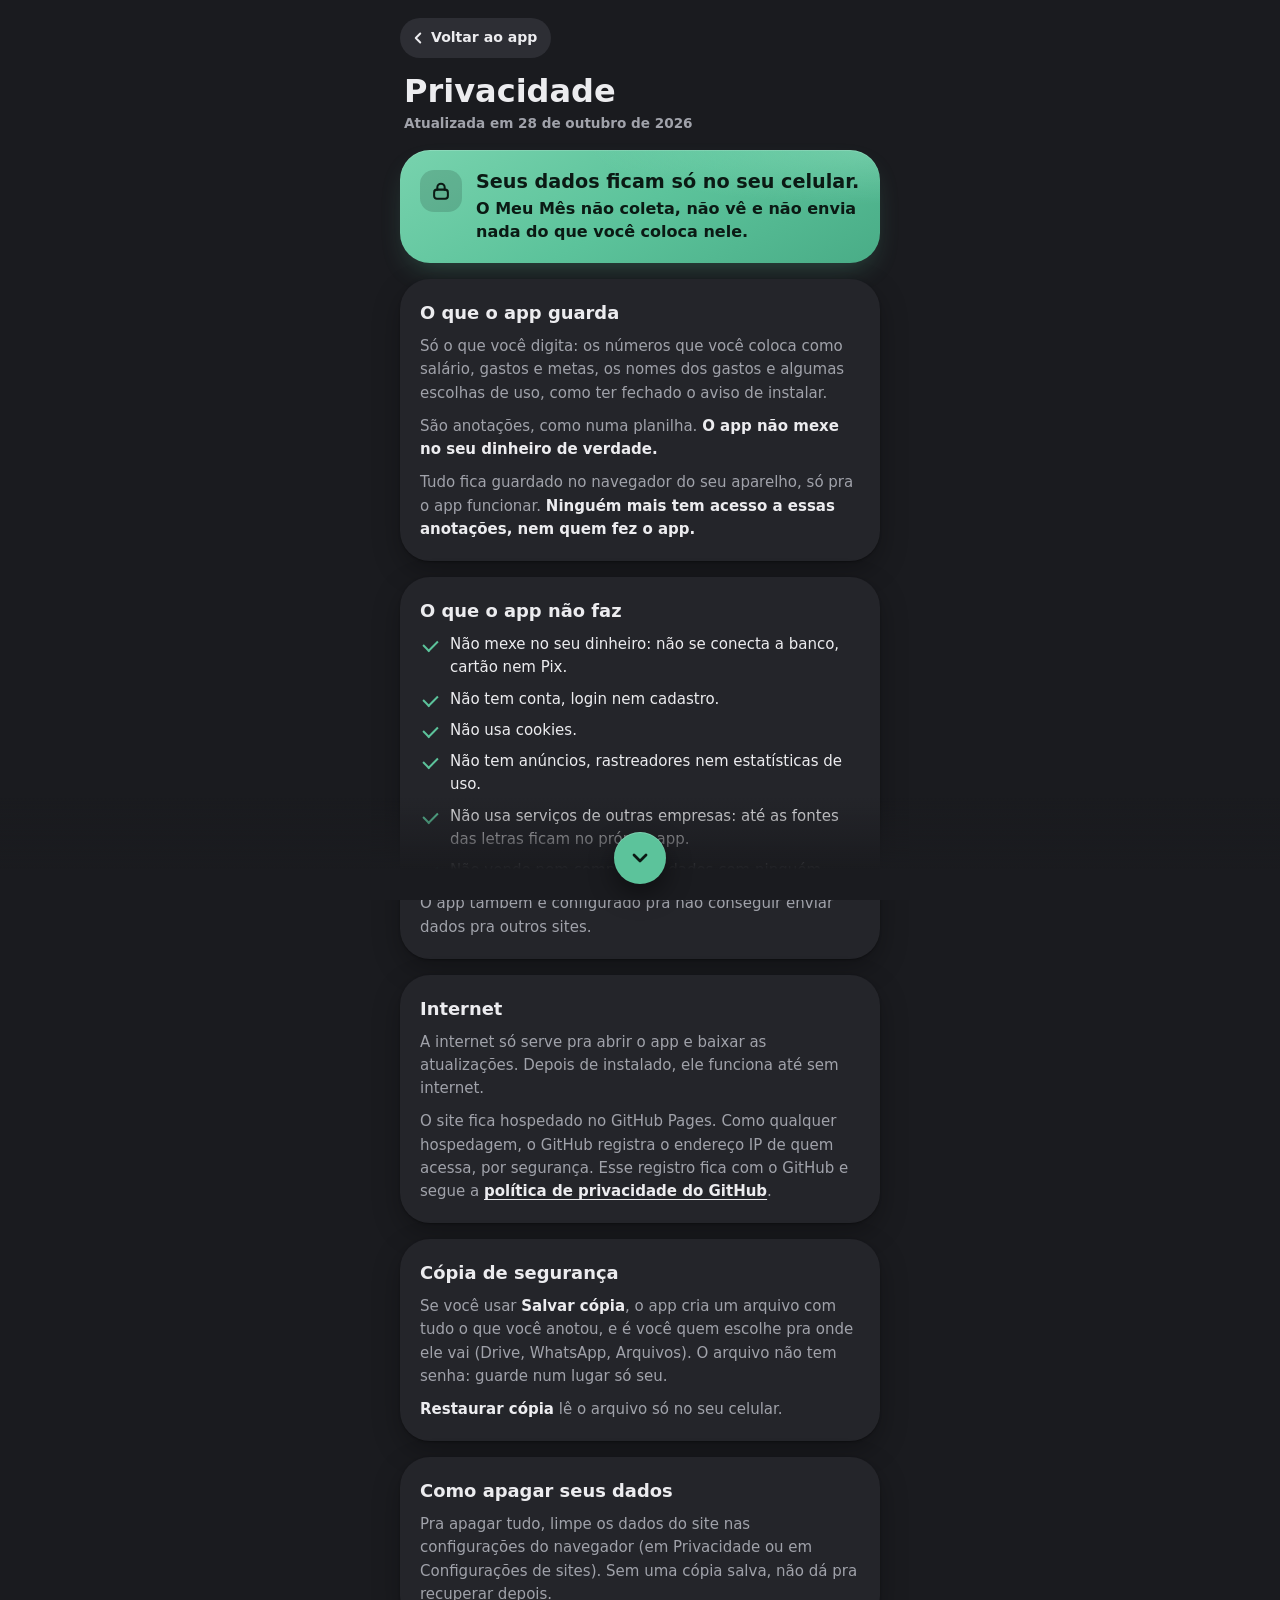
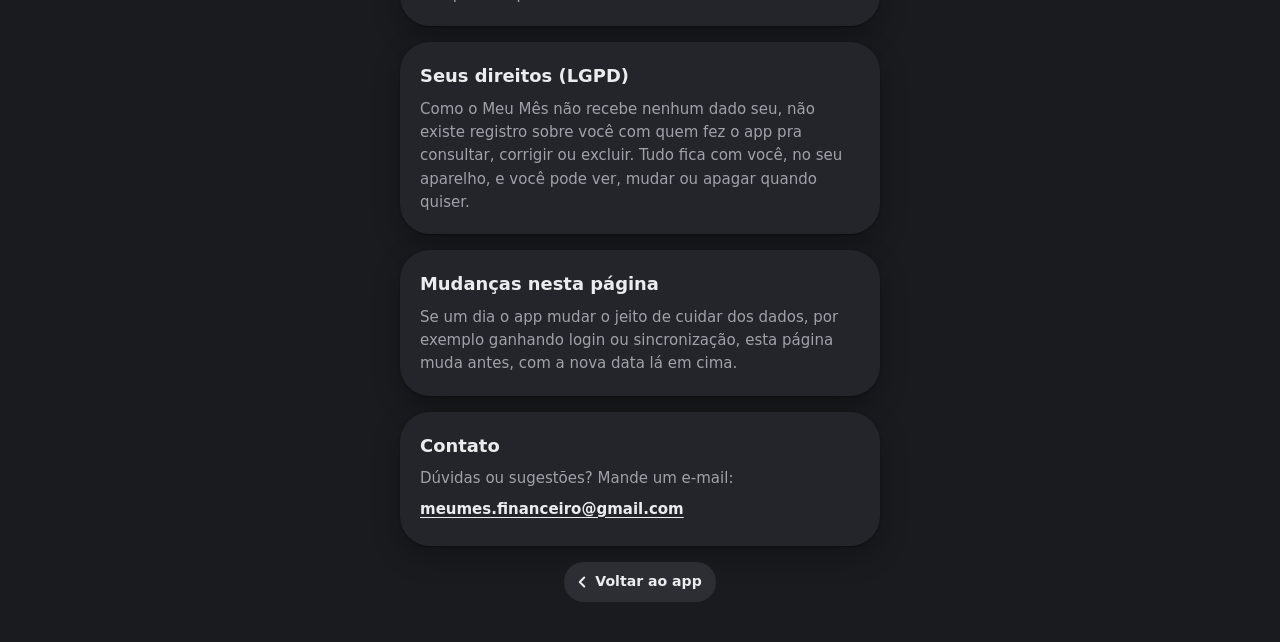
<file: privacidade.html>
<!doctype html>
<html lang="pt-BR">
<head>
<meta charset="utf-8">
<!-- mesma política de segurança do app: só carrega o que vem do próprio site -->
<meta http-equiv="Content-Security-Policy" content="default-src 'self'; script-src 'self'; style-src 'self' 'unsafe-inline'; img-src 'self'; font-src 'self'; connect-src 'self'; manifest-src 'self'; worker-src 'self'; object-src 'none'; base-uri 'none'; form-action 'none'">
<meta name="viewport" content="width=device-width,initial-scale=1,viewport-fit=cover">
<meta name="theme-color" content="#1a1b1f">
<meta name="color-scheme" content="dark">
<meta name="description" content="Como o Meu Mês cuida dos seus dados: tudo fica só no seu celular.">
<link rel="icon" type="image/png" sizes="192x192" href="icon-192.png">
<link rel="apple-touch-icon" href="apple-touch-icon.png">
<title>Privacidade · Meu Mês</title>
<link rel="stylesheet" href="fonts/fontes.css">
<style>
/* página de privacidade no mesmo visual do app: cartões arredondados, fundo escuro e o verde do saldo no resumo */
:root{
  --bg:#1a1b1f; --surface:#24252a; --surface-2:#2d2e34; --ink:#ececef; --muted:#a0a2aa; --line:#383940;
  --hero:#5cc39b; --hero-hi:#93e2c0; --hero-lo:#3a9a76; --hero-ink:#0b1a14;
  --shadow:0 1px 2px rgba(0,0,0,.3),0 10px 28px rgba(0,0,0,.28);
  --display:"Bricolage Grotesque",ui-rounded,"SF Pro Rounded",system-ui,sans-serif;
  --body:"Plus Jakarta Sans",system-ui,-apple-system,"Segoe UI",sans-serif;
  color-scheme:dark;
}
*{box-sizing:border-box}
html{padding-top:env(safe-area-inset-top,0px);padding-bottom:env(safe-area-inset-bottom,0px)}
body{margin:0;background:var(--bg);color:var(--ink);font-family:var(--body);font-size:15px;line-height:1.55;-webkit-tap-highlight-color:transparent;
  padding-left:max(16px,env(safe-area-inset-left,0px));padding-right:max(16px,env(safe-area-inset-right,0px))}
.wrap{max-width:480px;margin:0 auto;padding-block:18px 40px;display:flex;flex-direction:column;gap:16px}
h1,h2{font-family:var(--display);margin:0;text-wrap:balance}
.back{display:inline-flex;align-items:center;gap:4px;align-self:flex-start;background:var(--surface-2);border-radius:999px;padding:9px 14px 9px 9px;font-weight:700;font-size:.88rem;color:var(--ink);text-decoration:none}
.back svg{width:18px;height:18px}
.back:focus-visible,a:focus-visible{outline:3px solid var(--ink);outline-offset:2px}
.tit{padding-inline:4px}
.tit h1{font-size:2rem;font-weight:800;line-height:1.1}
.tit p{margin:4px 0 0;color:var(--muted);font-size:.85rem;font-weight:600}
.hero{background:radial-gradient(100% 80% at 100% 0%,color-mix(in srgb,var(--hero-hi) 45%,transparent) 0%,transparent 60%),linear-gradient(150deg,color-mix(in srgb,var(--hero-hi) 50%,var(--hero)) 0%,var(--hero) 50%,color-mix(in srgb,var(--hero-lo) 55%,var(--hero)) 100%);box-shadow:inset 0 1px 0 rgba(255,255,255,.16),0 12px 28px -10px color-mix(in srgb,var(--hero) 32%,transparent);
  color:var(--hero-ink);border-radius:30px;padding:20px;display:flex;gap:14px;align-items:flex-start}
.hero i{width:42px;height:42px;border-radius:14px;background:rgba(0,0,0,.14);display:grid;place-items:center;flex:none}
.hero i svg{width:22px;height:22px}
.hero p{margin:0;font-size:1rem;font-weight:600;line-height:1.45}
.hero b{display:block;font-family:var(--display);font-size:1.2rem;font-weight:800;line-height:1.2;margin-bottom:4px}
.card{background:var(--surface);border-radius:30px;box-shadow:var(--shadow);padding:20px}
.card h2{font-size:1.12rem;font-weight:700;margin-bottom:8px}
.card p{margin:0 0 10px;color:var(--muted)}
.card p:last-child{margin-bottom:0}
.card b{color:var(--ink);font-weight:700}
.card a{color:var(--ink);font-weight:600;text-underline-offset:3px}
.nao{list-style:none;margin:0 0 10px;padding:0;display:flex;flex-direction:column;gap:8px}
.nao li{display:flex;gap:10px;align-items:flex-start;color:var(--ink)}
/* um "certo" verde desenhado em CSS antes de cada item */
.nao li::before{content:"";flex:none;width:7px;height:12px;margin:4px 5px 0 6px;border:solid var(--hero);border-width:0 2.5px 2.5px 0;transform:rotate(45deg)}
.fim{align-self:center}
/* contato: o e-mail fica numa linha só dele, inteiro e fácil de tocar */
.card .pede{margin-bottom:2px;text-wrap:balance}
.card .mail{display:inline-block;padding:5px 0;font-weight:700}
/* seta que pula embaixo chamando pra descer; tocar desce a página e ela some quando a pessoa começa a rolar */
html{scroll-behavior:smooth}
.descer{position:fixed;left:0;right:0;bottom:0;display:flex;justify-content:center;padding:34px 0 calc(16px + env(safe-area-inset-bottom,0px));
  background:linear-gradient(to top,var(--bg) 30%,transparent);pointer-events:none;transition:opacity .35s,visibility .35s;z-index:5}
.descer a{pointer-events:auto;width:52px;height:52px;border-radius:50%;display:grid;place-items:center;background:var(--hero);color:var(--hero-ink);
  box-shadow:0 10px 26px rgba(0,0,0,.45),inset 0 1px 0 rgba(255,255,255,.2);-webkit-tap-highlight-color:transparent}
.descer svg{width:24px;height:24px;animation:quica 1.5s cubic-bezier(.45,0,.55,1) infinite}
@keyframes quica{0%,100%{transform:translateY(-4px)}50%{transform:translateY(4px)}}
.descer a:focus-visible{outline:3px solid var(--ink);outline-offset:3px}
.descer.some{opacity:0;visibility:hidden}
@media (prefers-reduced-motion:reduce){html{scroll-behavior:auto}.descer svg{animation:none}}
</style>
</head>
<body>
<main class="wrap">
  <a class="back" href="./"><svg viewBox="0 0 24 24" fill="none" stroke="currentColor" stroke-width="2.6" stroke-linecap="round" stroke-linejoin="round" aria-hidden="true"><path d="m15 6-6 6 6 6"/></svg>Voltar ao app</a>

  <div class="tit">
    <h1>Privacidade</h1>
    <p>Atualizada em 28 de outubro de 2026</p>
  </div>

  <section class="hero">
    <i aria-hidden="true"><svg viewBox="0 0 24 24" fill="none" stroke="currentColor" stroke-width="2.2" stroke-linecap="round" stroke-linejoin="round"><rect x="4.5" y="10.5" width="15" height="10" rx="3"/><path d="M8 10.5V8a4 4 0 0 1 8 0v2.5"/></svg></i>
    <p><b>Seus dados ficam só no seu celular.</b>O Meu Mês não coleta, não vê e não envia nada do que você coloca nele.</p>
  </section>

  <section class="card" id="guarda">
    <h2>O que o app guarda</h2>
    <p>Só o que você digita: os números que você coloca como salário, gastos e metas, os nomes dos gastos e algumas escolhas de uso, como ter fechado o aviso de instalar.</p>
    <p>São anotações, como numa planilha. <b>O app não mexe no seu dinheiro de verdade.</b></p>
    <p>Tudo fica guardado no navegador do seu aparelho, só pra o app funcionar. <b>Ninguém mais tem acesso a essas anotações, nem quem fez o app.</b></p>
  </section>

  <section class="card">
    <h2>O que o app não faz</h2>
    <ul class="nao">
      <li>Não mexe no seu dinheiro: não se conecta a banco, cartão nem Pix.</li>
      <li>Não tem conta, login nem cadastro.</li>
      <li>Não usa cookies.</li>
      <li>Não tem anúncios, rastreadores nem estatísticas de uso.</li>
      <li>Não usa serviços de outras empresas: até as fontes das letras ficam no próprio app.</li>
      <li>Não vende nem compartilha dados com ninguém.</li>
    </ul>
    <p>O app também é configurado pra não conseguir enviar dados pra outros sites.</p>
  </section>

  <section class="card">
    <h2>Internet</h2>
    <p>A internet só serve pra abrir o app e baixar as atualizações. Depois de instalado, ele funciona até sem internet.</p>
    <p>O site fica hospedado no GitHub Pages. Como qualquer hospedagem, o GitHub registra o endereço IP de quem acessa, por segurança. Esse registro fica com o GitHub e segue a <a href="https://docs.github.com/en/site-policy/privacy-policies/github-general-privacy-statement" rel="noopener">política de privacidade do GitHub</a>.</p>
  </section>

  <section class="card">
    <h2>Cópia de segurança</h2>
    <p>Se você usar <b>Salvar cópia</b>, o app cria um arquivo com tudo o que você anotou, e é você quem escolhe pra onde ele vai (Drive, WhatsApp, Arquivos). O arquivo não tem senha: guarde num lugar só seu.</p>
    <p><b>Restaurar cópia</b> lê o arquivo só no seu celular.</p>
  </section>

  <section class="card">
    <h2>Como apagar seus dados</h2>
    <p>Pra apagar tudo, limpe os dados do site nas configurações do navegador (em Privacidade ou em Configurações de sites). Sem uma cópia salva, não dá pra recuperar depois.</p>
  </section>

  <section class="card">
    <h2>Seus direitos (LGPD)</h2>
    <p>Como o Meu Mês não recebe nenhum dado seu, não existe registro sobre você com quem fez o app pra consultar, corrigir ou excluir. Tudo fica com você, no seu aparelho, e você pode ver, mudar ou apagar quando quiser.</p>
  </section>

  <section class="card">
    <h2>Mudanças nesta página</h2>
    <p>Se um dia o app mudar o jeito de cuidar dos dados, por exemplo ganhando login ou sincronização, esta página muda antes, com a nova data lá em cima.</p>
  </section>

  <section class="card">
    <h2>Contato</h2>
    <p class="pede">Dúvidas ou sugestões? Mande um e-mail:</p>
    <p><a class="mail" href="mailto:meumes.financeiro@gmail.com?subject=Meu%20M%C3%AAs">meumes.financeiro@gmail.com</a></p>
  </section>

  <a class="back fim" href="./"><svg viewBox="0 0 24 24" fill="none" stroke="currentColor" stroke-width="2.6" stroke-linecap="round" stroke-linejoin="round" aria-hidden="true"><path d="m15 6-6 6 6 6"/></svg>Voltar ao app</a>
</main>
<div class="descer"><a href="#guarda" aria-label="Descer a página"><svg viewBox="0 0 24 24" fill="none" stroke="currentColor" stroke-width="2.8" stroke-linecap="round" stroke-linejoin="round" aria-hidden="true"><path d="m6 9 6 6 6-6"/></svg></a></div>
<script src="privacidade.js"></script>
</body>
</html>
</file>
<file: fonts/fontes.css>
/* Fonte Montserrat (licença SIL Open Font License 1.1, ver LICENCA.txt), variável do peso 400 ao 800, só o alfabeto latino,
   que cobre todo o português. Fica guardada junto com o app: abrir o Meu Mês não faz nenhum pedido a outro site. */
@font-face{font-family:'Montserrat';font-style:normal;font-weight:400 800;font-display:swap;src:url(montserrat-latin.woff2) format('woff2');unicode-range:U+0000-00FF,U+0131,U+0152-0153,U+02BB-02BC,U+02C6,U+02DA,U+02DC,U+0304,U+0308,U+0329,U+2000-206F,U+20AC,U+2122,U+2191,U+2193,U+2212,U+2215,U+FEFF,U+FFFD;}
</file>
